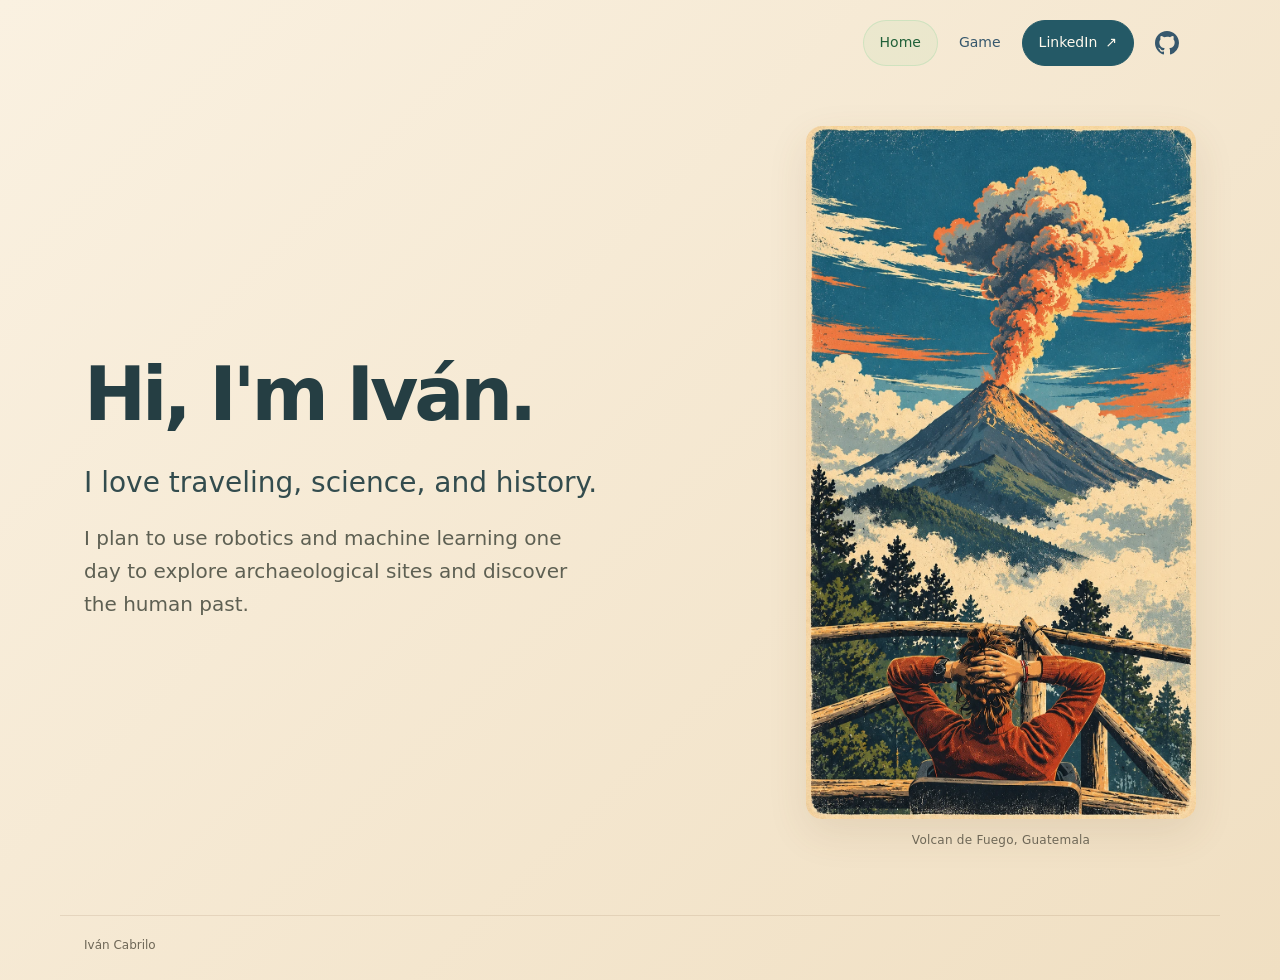
<file: index.html>
<!doctype html>
<html lang="en">
<head>
  <meta charset="UTF-8">
  <meta name="viewport" content="width=device-width, initial-scale=1, viewport-fit=cover">
  <meta name="theme-color" content="#f7ecd9">
  <meta name="description" content="Iván Cabrilo — traveling, science, history, and a future exploring the human past with mechatronics and machine learning.">
  <title>Home · Ivan Cabrilo</title>
  <link rel="stylesheet" href="personal.css?v=53499ef1ba02">
  <link rel="stylesheet" href="nav.css?v=94b8412ff9cd">
</head>
<body>
  <a class="skip-link" href="#main">Skip to content</a>
  <header class="site-header container">
    <nav class="menu" aria-label="Main navigation"><ul>
      <li><a href="index.html" aria-current="page">Home</a></li>
      <li><a href="game.html">Game</a></li>
      <li><a class="linkedin-link" href="https://www.linkedin.com/in/ivan-cabrilo/" target="_blank" rel="noopener noreferrer">LinkedIn <span aria-hidden="true">↗</span></a></li>
      <li><a class="github-link" href="https://github.com/ivancabrilo" target="_blank" rel="noopener noreferrer" aria-label="GitHub" title="GitHub"><svg xmlns="http://www.w3.org/2000/svg" width="24" height="24" viewBox="0 0 16 16" fill="currentColor" aria-hidden="true" focusable="false"><path d="M8 0C3.58 0 0 3.58 0 8c0 3.54 2.29 6.53 5.47 7.59.4.07.55-.17.55-.38 0-.19-.01-.82-.01-1.49-2.01.37-2.53-.49-2.69-.94-.09-.23-.48-.94-.82-1.13-.28-.15-.68-.52-.01-.53.63-.01 1.08.58 1.23.82.72 1.21 1.87.87 2.33.66.07-.52.28-.87.51-1.07-1.78-.2-3.64-.89-3.64-3.95 0-.87.31-1.59.82-2.15-.08-.2-.36-1.02.08-2.12 0 0 .67-.21 2.2.82a7.65 7.65 0 0 1 2-.27c.68 0 1.36.09 2 .27 1.53-1.04 2.2-.82 2.2-.82.44 1.1.16 1.92.08 2.12.51.56.82 1.27.82 2.15 0 3.07-1.87 3.75-3.65 3.95.29.25.54.73.54 1.48 0 1.07-.01 1.93-.01 2.2 0 .21.15.46.55.38A8.013 8.013 0 0 0 16 8c0-4.42-3.58-8-8-8Z"/></svg></a></li>
    </ul></nav>
  </header>
  <main id="main" class="container" tabindex="-1">
    <section class="landing" aria-labelledby="intro-title">
      <div class="intro">
        <h1 id="intro-title">Hi, I'm Iván.</h1>
        <p class="lead">I love traveling, science, and history.</p>
        <p>I plan to use robotics and machine learning one day to explore archaeological sites and discover the human past.</p>
      </div>
      <figure class="hero-art"><img src="images/volcano-lookout.webp" alt="Retro illustration of a traveler relaxing at a lookout above the clouds, facing an erupting volcano." width="941" height="1672" fetchpriority="high"><figcaption>Volcan de Fuego, Guatemala</figcaption></figure>
    </section>
  </main>
  <footer class="container site-footer"><span>Iván Cabrilo</span></footer>
</body>
</html>
</file>
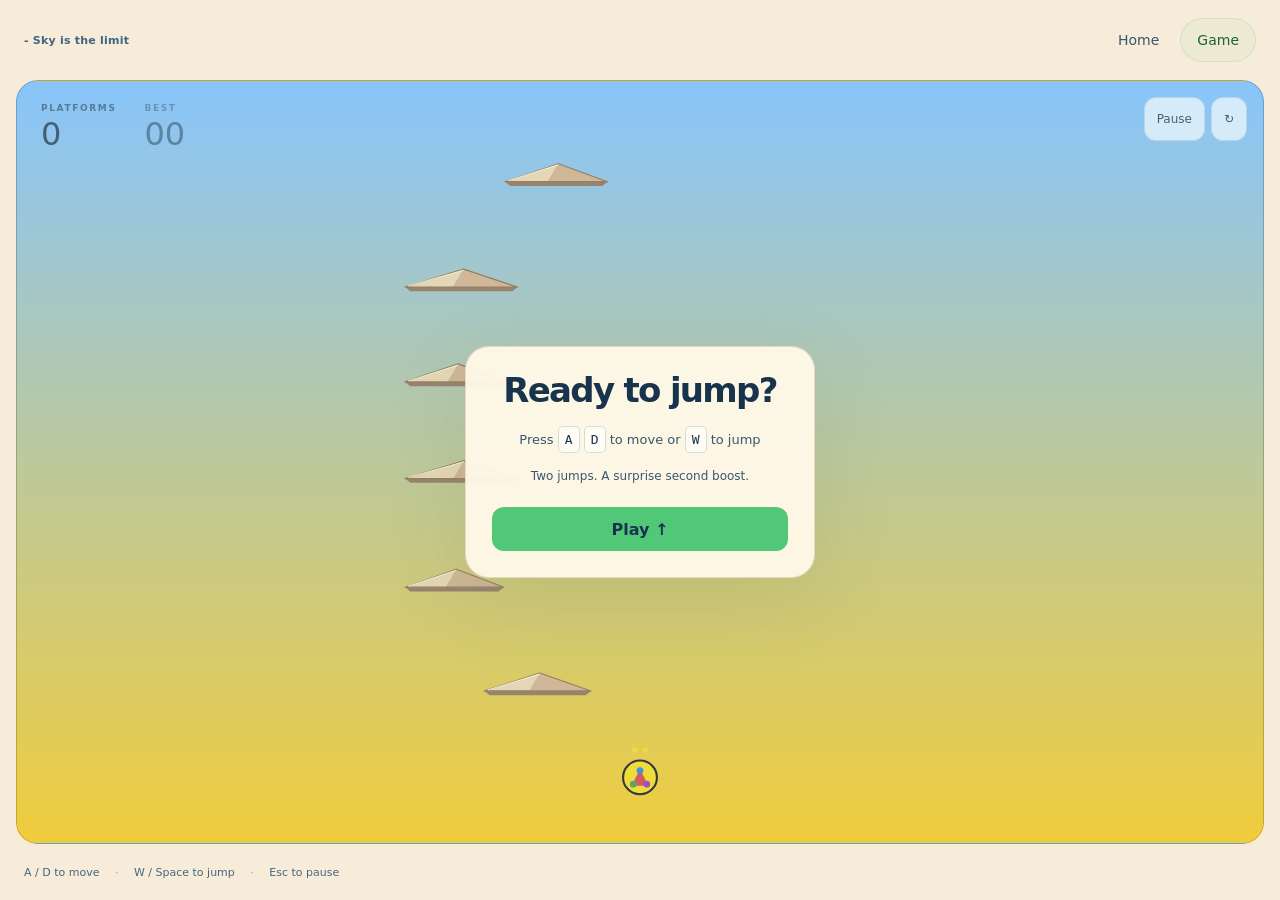
<file: game.html>
<!doctype html>
<html lang="en">
<head>
  <meta charset="UTF-8">
  <meta name="viewport" content="width=device-width, initial-scale=1, maximum-scale=1, user-scalable=no, viewport-fit=cover">
  <meta name="theme-color" content="#f7ecd9">
  <title>Game · Ivan Cabrilo</title>
  <link rel="stylesheet" href="game.css?v=4435b1884560">
  <link rel="stylesheet" href="nav.css?v=94b8412ff9cd">
  <script src="game-core.js?v=5adc0a1bb04b" defer></script>
  <script src="game.js?v=a052387038ff" defer></script>
</head>
<body>
  <a class="skip-link" href="#gameCanvas">Skip to game</a>
  <header class="topbar">
    <span class="game-motto"><strong>- Sky is the limit</strong> </span>
    <nav class="menu" aria-label="Main navigation"><ul><li><a href="index.html">Home</a></li><li><a href="game.html" aria-current="page">Game</a></li></ul></nav>
  </header>
  <main id="arena" aria-label="Platform jumping game">
    <canvas id="gameCanvas" tabindex="0" aria-label="Jump between platforms using A and D or arrow keys to move, and W, up arrow or Space to jump. Touch controls are below."></canvas>
    <div class="hud"><div><small>PLATFORMS</small><strong id="score">00</strong></div><div class="best"><small>BEST</small><strong id="best">00</strong></div></div>
    <div class="utilities"><button id="pauseButton" aria-label="Pause game">Pause</button><button id="restartButton" aria-label="Restart game">↻</button></div>
    <section id="instructions" class="overlay" aria-labelledby="panelTitle">
      <div class="card"><h1 id="panelTitle">Ready to jump?</h1><div id="controlHint"><p class="keyboardHint">Press <kbd>A</kbd> <kbd>D</kbd> to move or <kbd>W</kbd> to jump</p><p class="touchHint">Hold an arrow. Tap Jump.</p></div><p id="panelText">Two jumps. A surprise second boost.</p><button id="closeInstructions" class="primary">Play ↑</button></div>
    </section>
    <p id="announcement" class="sr-only" role="status" aria-live="polite"></p>
  </main>
  <footer class="bottom"><span class="desktopHint">A / D to move <i>·</i> W / Space to jump <i>·</i> Esc to pause</span><div class="touch-controls" aria-label="Game controls"><div class="directions"><button data-action="left" aria-label="Move left">←</button><button data-action="right" aria-label="Move right">→</button></div><button data-action="jump" class="jump">Jump <span aria-hidden="true">↑</span></button></div></footer>
</body>
</html>
</file>
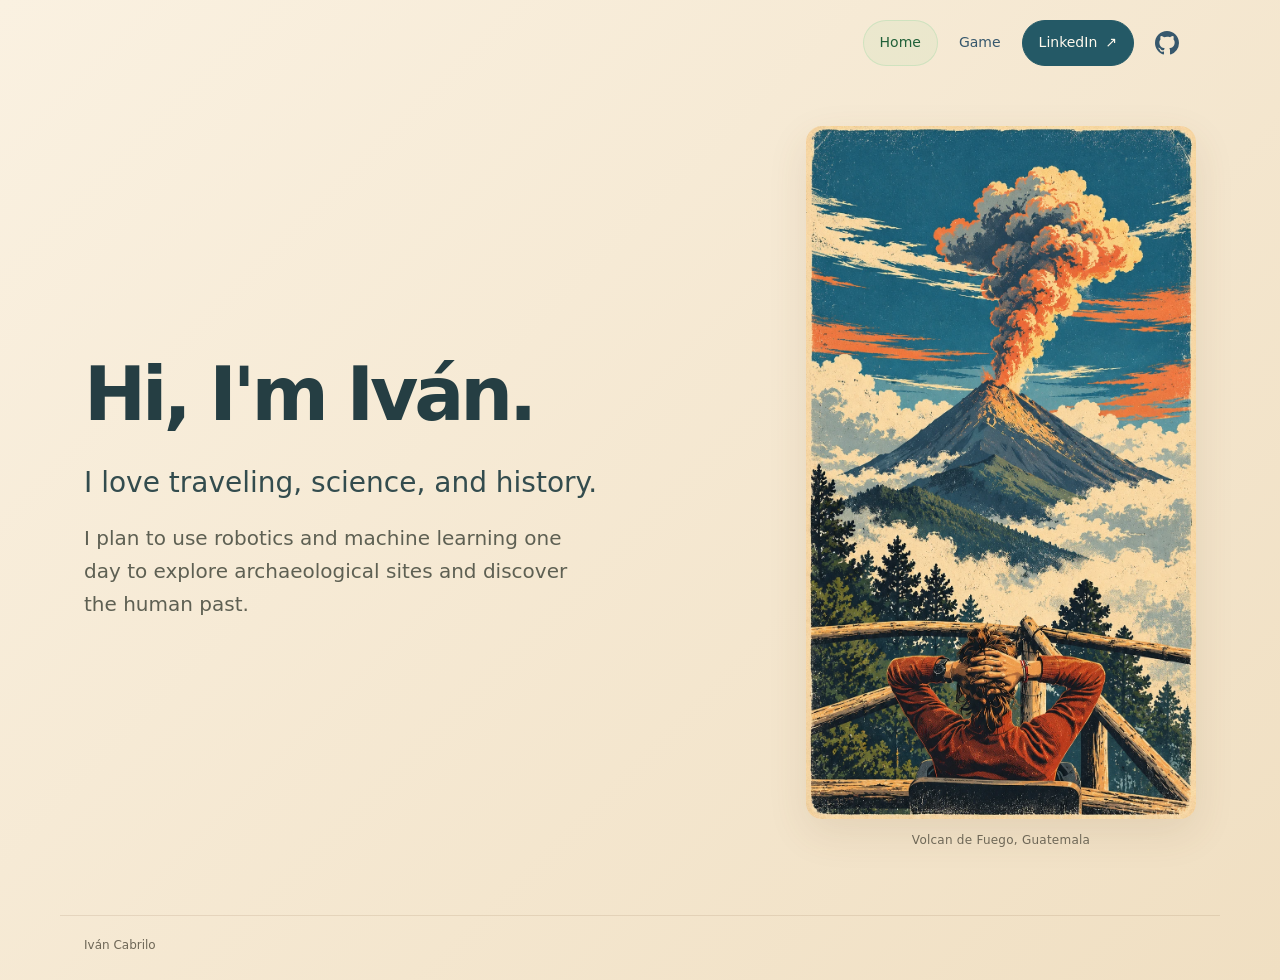
<file: personal.html>
<!doctype html>
<html lang="en">
<head>
  <meta charset="UTF-8">
  <meta name="viewport" content="width=device-width, initial-scale=1">
  <meta http-equiv="refresh" content="0; url=./">
  <link rel="canonical" href="https://ivancabrilo.github.io/">
  <title>Home · Ivan Cabrilo</title>
</head>
<body><p><a href="./">Go to Ivan Cabrilo’s home page</a></p></body>
</html>
</file>
<file: personal.css>
:root { color-scheme: light; font-family: ui-sans-serif, system-ui, -apple-system, BlinkMacSystemFont, "Segoe UI", sans-serif; color: #253e43; background: #f7ecd9; font-synthesis: none; }
* { box-sizing: border-box; }
body { margin: 0; min-height: 100vh; min-height: 100dvh; background: linear-gradient(135deg, #faf1e1, #f0dfc2); line-height: 1.65; }
a { color: inherit; text-decoration: none; -webkit-tap-highlight-color: transparent; }
a:focus-visible, [tabindex]:focus-visible { outline: 3px solid #94603c; outline-offset: 5px; }
.container { width: min(1160px, 100%); margin-inline: auto; padding-inline: max(24px, env(safe-area-inset-left)) max(24px, env(safe-area-inset-right)); }
.landing { display: grid; grid-template-columns: minmax(0, 1.2fr) minmax(0, 1fr); align-items: center; gap: clamp(32px, 7vw, 100px); padding-block: 40px 64px; }
.intro { max-width: 560px; }
h1 { font-size: clamp(42px, 5.8vw, 76px); line-height: 1.06; letter-spacing: -.055em; margin: 0 0 28px; font-weight: 750; }
p { font-size: clamp(17px, 1.7vw, 20px); color: #5e6053; margin: 0; max-width: 38ch; }
.lead { font-size: clamp(21px, 2.3vw, 28px); line-height: 1.4; color: #334c4e; margin-bottom: 20px; }
.hero-art { margin: 0; min-width: 0; width: 100%; max-width: 390px; justify-self: end; }
.hero-art img { display: block; width: 100%; height: auto; border-radius: 16px; box-shadow: 0 14px 40px #6d49241c; }
.menu a.linkedin-link { background: #245966; color: #fff9ed; border-color: #245966; gap: 8px; }
.site-footer { display: flex; align-items: center; justify-content: space-between; gap: 16px; padding-top: 20px; padding-bottom: max(24px, env(safe-area-inset-bottom)); border-top: 1px solid #86643e25; font-size: 12px; color: #6e6757; }
@media (max-width: 700px) { .landing { grid-template-columns: minmax(0, 1fr); padding-block: 38px 40px; gap: 32px; } .hero-art { justify-self: center; max-width: 420px; } .intro { max-width: 100%; } h1 { margin-bottom: 20px; } }
@media (max-width: 440px) { .container { padding-inline: max(18px, env(safe-area-inset-left)) max(18px, env(safe-area-inset-right)); } }

.site-header.container { justify-content: flex-end; }
.hero-art figcaption { margin-top: 12px; font-size: 12px; color: #6e6757; letter-spacing: .02em; font-weight: 400; text-align: center; }
</file>
<file: nav.css>
/* Shared navigation works without JavaScript or a collapsed mobile menu. */
.skip-link { position: fixed; top: 8px; left: 12px; transform: translateY(-160%); z-index: 100; background: #50c878; color: #17344c; padding: 12px 18px; border-radius: 8px; }
.skip-link:focus { transform: translateY(0); }
.site-header { display: flex; align-items: center; justify-content: space-between; flex-wrap: wrap; gap: 12px 24px; padding-block: 20px; }
.site-brand { font-weight: 800; letter-spacing: -.035em; font-size: 21px; min-height: 44px; display: inline-flex; align-items: center; }
.menu ul { display: flex; flex-wrap: wrap; align-items: center; gap: 4px; list-style: none; padding: 0; margin: 0; }
.menu a { display: inline-flex; align-items: center; justify-content: center; min-height: 44px; padding: 10px 16px; border-radius: 30px; font-size: 14px; text-decoration: none; color: #37586d; border: 1px solid transparent; }
.menu a[aria-current="page"] { color: #216139; background: #50c87810; border-color: #50c8782e; }
@media (hover: hover) and (pointer: fine) { .menu a:hover { background: #c6945426; color: #17344c; } }
@media (max-width: 440px) { .site-header { gap: 4px; padding-block: 12px; } .site-header .menu { width: 100%; } .site-header .menu ul { justify-content: space-between; } .site-header .menu li { flex: 1; } .site-header .menu a { width: 100%; } }
</file>
<file: game.css>
:root { color-scheme: light; font-family: ui-sans-serif, system-ui, -apple-system, BlinkMacSystemFont, "Segoe UI", sans-serif; color: #17344c; background: #f7ecd9; }
* { box-sizing: border-box; }
body { margin: 0; height: 100vh; height: 100dvh; display: flex; flex-direction: column; overflow: hidden; }
button, a { -webkit-tap-highlight-color: transparent; }
button { font: inherit; cursor: pointer; color: inherit; border: 1px solid #28557130; background: #ffffff60; border-radius: 12px; min-height: 44px; padding: 10px 16px; }
button:hover { background: #ffffffa0; }
button:focus-visible, a:focus-visible { outline: 3px solid #50c878; outline-offset: 4px; }
a { color: inherit; text-decoration: none; }
.topbar { flex: none; display: flex; align-items: center; justify-content: space-between; gap: 12px; padding: max(18px, env(safe-area-inset-top)) max(24px, env(safe-area-inset-right)) 18px max(24px, env(safe-area-inset-left)); }
.brand { font-weight: 850; font-size: 17px; letter-spacing: .16em; }
.brand span { display: block; font-size: 11px; color: #416581; letter-spacing: .02em; font-weight: 400; margin-top: 5px; }
#aboutMeButton { font-size: 13px; padding: 12px 16px; border: 1px solid #28557130; border-radius: 30px; white-space: nowrap; }
#arena { position: relative; min-height: 0; flex: 1; margin: 0 16px; border: 1px solid #28557140; border-radius: 22px; overflow: hidden; background: linear-gradient(#74b9ff, #ffc300); }
canvas { width: 100%; height: 100%; display: block; }
.hud { position: absolute; top: 22px; left: 24px; display: flex; gap: 28px; pointer-events: none; }
.hud small { display: block; font-size: 9px; font-weight: 700; letter-spacing: .18em; color: #325773; }
.hud strong { display: block; font-size: 32px; font-weight: 450; font-variant-numeric: tabular-nums; margin-top: 2px; }
.best { opacity: .65; }
.utilities { position: absolute; top: 16px; right: 16px; display: flex; gap: 6px; }
.utilities button { background: #ffffffb8; font-size: 12px; padding: 8px 12px; }
.overlay { position: absolute; inset: 0; display: grid; place-items: center; padding: 16px; background: #c4e5ef40; overflow: auto; }
[hidden] { display: none !important; }
.card { width: min(100%, 390px); text-align: center; padding: 28px 22px; border-radius: 24px; background: #fff8e8f5; border: 1px solid #87633630; box-shadow: 0 24px 80px #5b663d20; }
.eyebrow { font-size: 9px; letter-spacing: .16em; color: #247545; font-weight: 700; }
h1 { font-size: clamp(32px, 6vh, 54px); line-height: 1.03; letter-spacing: -.05em; margin: 18px 0; }
p { color: #37586d; font-size: 13px; line-height: 1.65; }
#controlHint { margin: 20px 0; }
#controlHint p { font-size: 11px; }
kbd { display: inline-block; padding: 2px 6px; background: #ffffffa0; border: 1px solid #28557130; border-radius: 5px; color: #17344c; }
.primary { width: 100%; background: #50c878; color: #17344c; font-weight: 750; border: none; margin-top: 8px; }
.primary:hover { background: #78dea0; }
.bottom { flex: none; min-height: 56px; padding: 14px max(24px, env(safe-area-inset-right)) max(14px, env(safe-area-inset-bottom)) max(24px, env(safe-area-inset-left)); display: flex; justify-content: space-between; align-items: center; font-size: 11px; color: #456782; }
i { margin: 0 12px; font-style: normal; opacity: .5; }
.touch-controls { display: none; width: 100%; justify-content: space-between; gap: 16px; }
.directions { display: flex; gap: 10px; }
.touch-controls button { touch-action: none; user-select: none; -webkit-user-select: none; width: 68px; height: 58px; font-size: 25px; }
.touch-controls .jump { width: 120px; font-size: 16px; font-weight: 750; background: #50c878; color: #17344c; }
.touch-controls button.pressed { background: #2b9052; color: #17344c; transform: translateY(2px); }
.touchHint { display: none; }
.sr-only { position: absolute; width: 1px; height: 1px; padding: 0; margin: -1px; overflow: hidden; clip-path: inset(50%); white-space: nowrap; }
@media (any-pointer: coarse) { .touch-controls { display: flex; } .desktopHint, .footerNote { display: none; } .touchHint { display: block; } .topbar { padding: max(12px, env(safe-area-inset-top)) 16px 12px; } .brand span { display: none; } #arena { margin: 0 8px; border-radius: 16px; } .hud { left: 16px; top: 16px; gap: 18px; } .hud strong { font-size: 26px; } .utilities { right: 10px; top: 12px; } .utilities button { padding: 8px; } .bottom { padding-top: 10px; } }
@media (max-height: 520px) { .topbar { padding-top: 6px; padding-bottom: 6px; } .brand span { display: none; } .card { padding: 14px; width: min(100%, 540px); } h1 { font-size: 28px; margin: 8px 0; } h1 br { display: none; } #controlHint { margin: 6px 0; } #controlHint p { margin: 4px 0; } .eyebrow { display: none; } .touch-controls button { height: 44px; } .bottom { padding-top: 6px; padding-bottom: max(6px, env(safe-area-inset-bottom)); } }
@media (max-height: 520px) {
  .overlay { align-items: start; }
  .card { margin: auto; }
  .card p { margin: 6px 0; }
  #controlHint p { font-size: 10px; }
}
@media (max-height: 520px) and (any-pointer: coarse) {
  #controlHint p:not(.touchHint) { display: none; }
}
@media (max-width: 360px) {
  .hud { gap: 12px; left: 12px; }
  .hud small { font-size: 7px; }
  .hud strong { font-size: 22px; }
  .utilities { gap: 4px; }
  .utilities button { font-size: 11px; padding: 6px; }
}
/* Navigation and input affordances adapt to screen size and pointer capability. */
.topbar { flex-wrap: wrap; }
canvas:focus-visible { outline: 3px solid #50c878; outline-offset: -4px; }
@media (max-width: 440px) {
  .topbar { gap: 4px; padding-top: max(8px, env(safe-area-inset-top)); padding-bottom: 8px; }
  .topbar .brand { font-size: 14px; }
  .topbar .menu { margin-left: auto; }
  .topbar .menu a { padding: 8px 10px; font-size: 12px; }
}
@media (max-width: 350px) { .topbar .brand { font-size: 12px; letter-spacing: .08em; } .topbar .menu a { padding-inline: 8px; } }
@media (prefers-reduced-motion: reduce) { .touch-controls button.pressed { transform: none; } }
@media (any-pointer: coarse) { #controlHint p:not(.touchHint) { display: none; } }
@media (max-height: 650px) and (max-width: 440px) {
  .card { padding: 18px 16px; }
  .card .eyebrow { display: none; }
  .card h1 { font-size: 32px; margin: 10px 0; }
  .card p { margin: 8px 0; line-height: 1.45; }
  #controlHint { margin: 12px 0; }
}

/* Small screens change spacing; touch capability determines the input UI. */
@media (max-width: 700px) {
  .topbar { padding: max(10px, env(safe-area-inset-top)) 14px 10px; }
  .brand span { display: none; }
  #arena { margin-inline: 8px; border-radius: 16px; }
  .hud { left: 14px; top: 16px; gap: 16px; }
  .hud strong { font-size: 26px; }
  .utilities { top: 12px; right: 10px; gap: 4px; }
  .utilities button { padding: 8px; }
  .footerNote { display: none; }
  .desktopHint { font-size: 10px; }
  .desktopHint i { margin-inline: 5px; }
}
@media (any-pointer: coarse) { .keyboardHint { display: none; } }
.card { max-width: 350px; padding: 26px; }
.card h1 { font-size: clamp(26px, 5vw, 34px); margin: 0 0 18px; }
#controlHint { margin: 14px 0; }
#controlHint p { font-size: 13px; }
.card #panelText { font-size: 12px; margin: 12px 0; }
@media (max-height: 520px) { .card { padding: 16px; } .card h1 { font-size: 26px; margin-bottom: 10px; } #controlHint { margin: 8px 0; } }

.game-motto { font-size: 11px; color: #416581; letter-spacing: .02em; font-weight: 400; }

/* Disable browser zoom gestures across the game, including empty control margins. */
html, body { touch-action: none; overscroll-behavior: none; }
</file>
